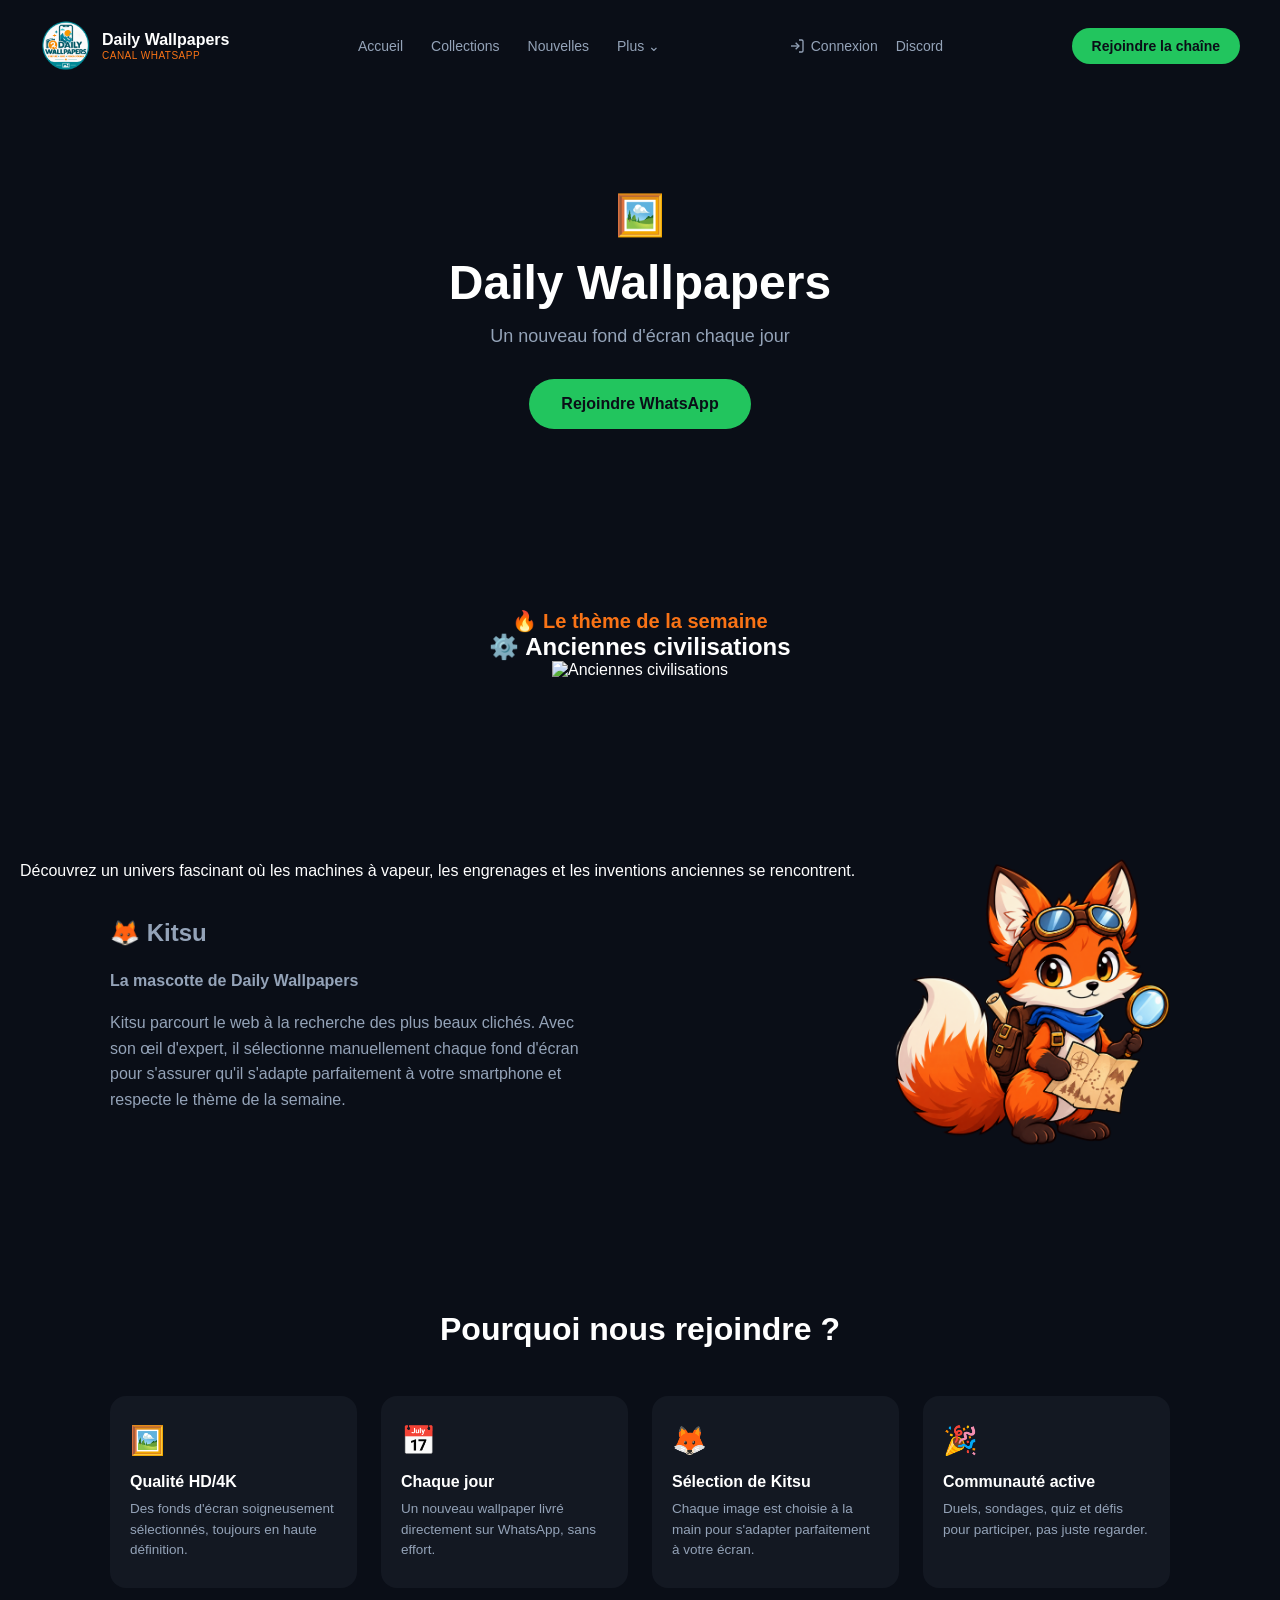
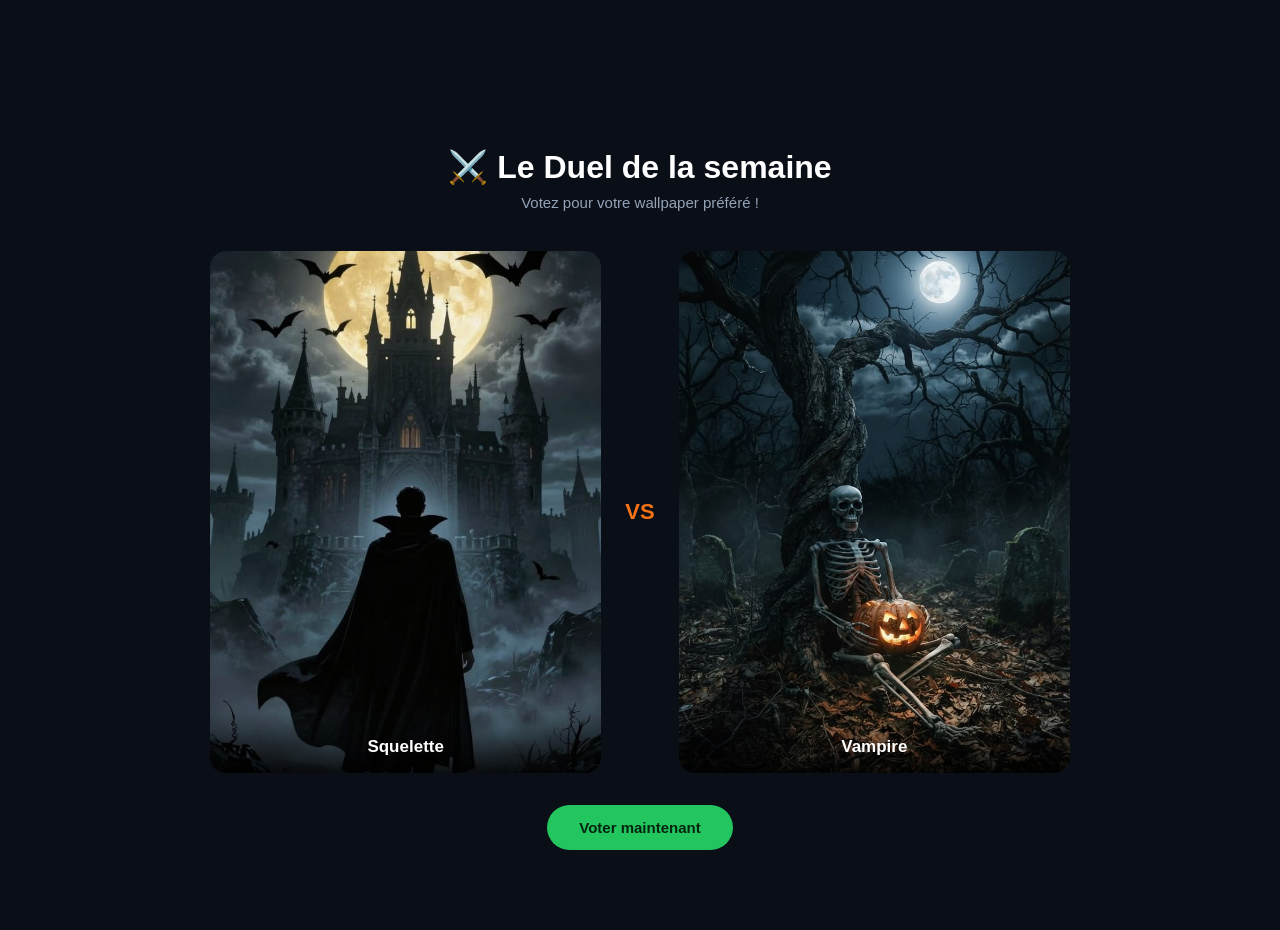
<file: index.html>
<!DOCTYPE html>
<html lang="fr">
<head>
  <meta charset="UTF-8">
<meta name="viewport" content="width=device-width, initial-scale=1.0">
  <title>Daily Wallpaper</title>
<link rel="icon" type="image/png" href="images/kitsu-icon.png">
<link rel="apple-touch-icon" href="images/kitsu-icon.png">
  <link rel="stylesheet" href="style.css">
<link rel="stylesheet" href="menu-mobile.css">
</head>
<body>

  <nav class="navbar">
    <div class="logo">
      <div class="logo-icon"><img src="images/logo.png" alt="Logo Daily Wallpaper"></div>
      <div class="logo-text">
        <span class="name">Daily Wallpapers</span>
        <span class="tag">CANAL WHATSAPP</span>
      </div>
    </div>
<button class="burger" id="burger" aria-label="Ouvrir le menu" aria-expanded="false">☰</button>
<div class="nav-panel">
    <div class="nav-links">
  <a href="index.html">Accueil</a>
  <a href="collections.html">Collections</a>
  <a href="nouvelles.html">Nouvelles</a>
  <div class="nav-dropdown">
  <a href="#">Plus <span class="arrow">⌄</span></a>
 <div class="dropdown-menu">
 <a href="culture.html">Culture</a>
<a href="quiz.html">Quiz</a>
<a href="avis.html">Donne ton avis</a>
  <a href="contact.html">Message anonyme</a>
  </div>
</div>
</div><div class="nav-extra">
  <a href="#" class="icon-link">
    <svg viewBox="0 0 24 24"><path d="M15 3h4a2 2 0 0 1 2 2v14a2 2 0 0 1-2 2h-4"/><path d="M10 17l5-5-5-5"/><path d="M15 12H3"/></svg>
    Connexion
  </a>
  <a href="#" class="icon-link">Discord</a>
</div>
    <a href="https://whatsapp.com/channel/0029VbCLrYOJ3juwuvAiIg3p" class="btn-join">Rejoindre la chaîne</a>
</div>
  </nav>

  <section class="hero">
    <span class="hero-icon">🖼️</span>
    <h1>Daily Wallpapers</h1>
    <p>Un nouveau fond d'écran chaque jour</p>
    <a href="https://whatsapp.com/channel/0029VbCLrYOJ3juwuvAiIg3p" class="btn-main">Rejoindre WhatsApp</a>
  </section>
  <section class="theme-section" id="theme-section"></section>
  <section class="kitsu-section">
    <div class="kitsu-text">
      <p class="kitsu-icon-title">🦊 Kitsu</p>
      <p class="kitsu-subtitle">La mascotte de Daily Wallpapers</p>
      <p>Kitsu parcourt le web à la recherche des plus beaux clichés. Avec son œil d'expert, il sélectionne manuellement chaque fond d'écran pour s'assurer qu'il s'adapte parfaitement à votre smartphone et respecte le thème de la semaine.</p>
    </div>
    <div class="kitsu-image">
      <img src="images/kitsu.png" alt="Kitsu, la mascotte de Daily Wallpaper">
    </div>
  </section>  <section class="why-section">
    <h2 class="why-title">Pourquoi nous rejoindre ?</h2>
    <div class="why-grid">
      <div class="why-card">
        <span class="why-icon">🖼️</span>
        <h3>Qualité HD/4K</h3>
        <p>Des fonds d'écran soigneusement sélectionnés, toujours en haute définition.</p>
      </div>
      <div class="why-card">
        <span class="why-icon">📅</span>
        <h3>Chaque jour</h3>
        <p>Un nouveau wallpaper livré directement sur WhatsApp, sans effort.</p>
      </div>
      <div class="why-card">
        <span class="why-icon">🦊</span>
        <h3>Sélection de Kitsu</h3>
        <p>Chaque image est choisie à la main pour s'adapter parfaitement à votre écran.</p>
      </div>
      <div class="why-card">
        <span class="why-icon">🎉</span>
        <h3>Communauté active</h3>
        <p>Duels, sondages, quiz et défis pour participer, pas juste regarder.</p>
      </div>
    </div>
  </section>  <section class="duel-section" id="duel-section"></section>
<script src="theme-data.js"></script>
<script src="duel-data.js"></script>
<script>
  // Remplit la section "Thème de la semaine" à partir de theme-data.js
  document.getElementById("theme-section").innerHTML = `
    <p class="theme-label">🔥 Le thème de la semaine</p>
    <h2 id="theme-title">${theme.emoji} ${theme.titre}</h2>
    <div ip="theme-image-wrap">
      <img id="${theme.image}" alt="${theme.titre}">
      <p class="theme-caption">${theme.legende}</p>
    </div>
  `;

  // Remplit la section "Duel" à partir de duel-data.js
  document.getElementById("duel-section").innerHTML = `
    <h2 class="duel-title">⚔️ Le Duel de la semaine</h2>
    <p class="duel-subtitle">Votez pour votre wallpaper préféré !</p>
    <div class="duel-versus">
      <div class="duel-option">
        <img src="${duel.option1.image}" alt="${duel.option1.nom}">
        <div class="duel-label">${duel.option1.nom}</div>
      </div>
      <span class="duel-vs">VS</span>
      <div class="duel-option">
        <img src="${duel.option2.image}" alt="${duel.option2.nom}">
        <div class="duel-label">${duel.option2.nom}</div>
      </div>
    </div>
    <a href="${duel.lienVote}" class="duel-vote-btn">Voter maintenant</a>
  `;
</script>
<script src="menu-mobile.js"></script>
  <script src="cms.js"></script>
</body>
</html>
</file>
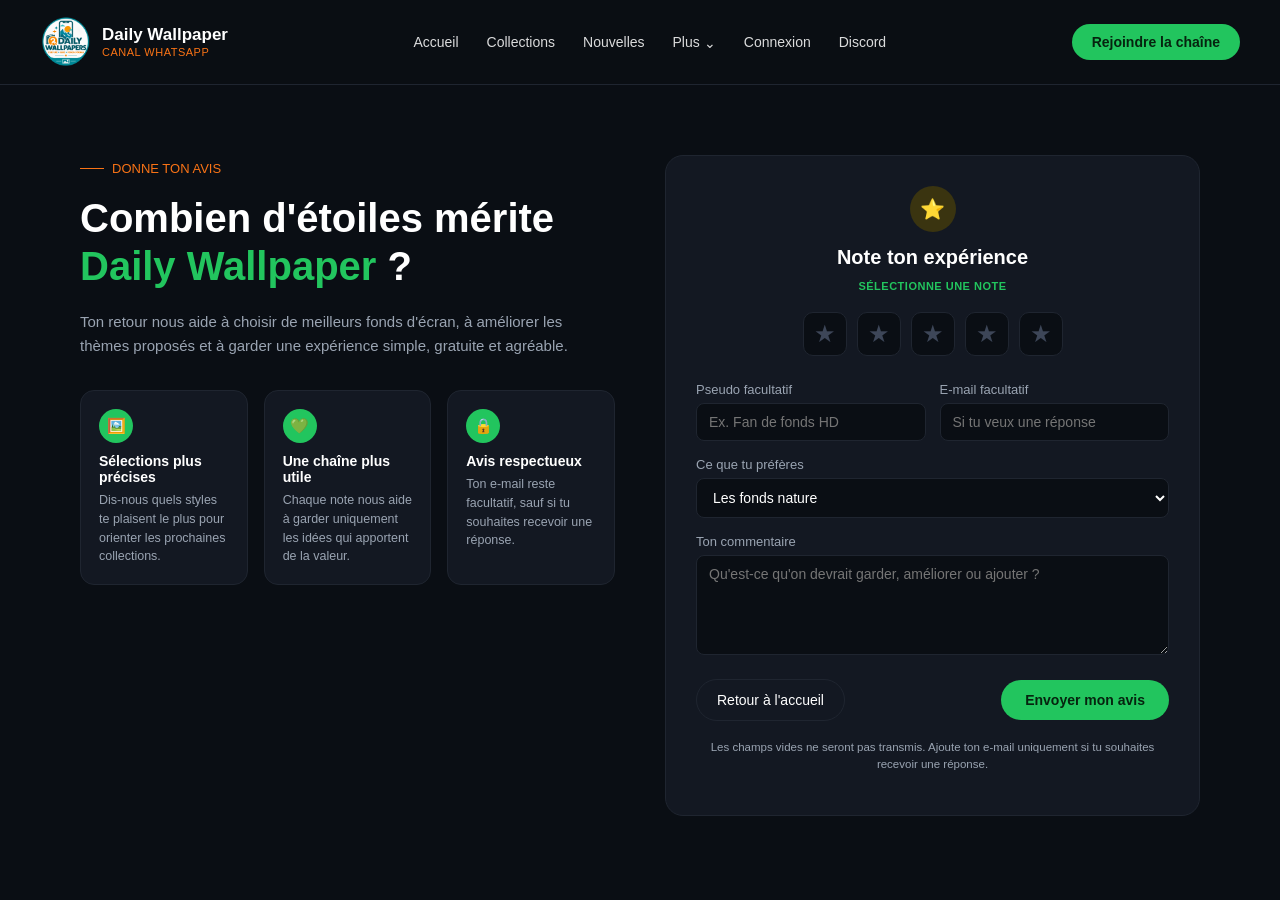
<file: avis.html>
<!DOCTYPE html>
<html lang="fr">
<head>
<meta charset="UTF-8">
<meta name="viewport" content="width=device-width, initial-scale=1.0">
<title>Donne ton avis — Daily Wallpaper</title>

<style>
  :root {
    --bg: #0a0e14;
    --bg-header: #0a0e14ee;
    --card-bg: #131822;
    --text-light: #ffffff;
    --text-muted: #9aa4b2;
    --accent: #F97316;
    --accent-action: #22c55e;
    --border: #1f2530;
    --star: #FACC15;
  }

  * { box-sizing: border-box; }

  body {
    margin: 0;
    background: var(--bg);
    color: var(--text-light);
    font-family: -apple-system, "Segoe UI", Roboto, Helvetica, Arial, sans-serif;
  }

  header {
    display: flex;
    align-items: center;
    justify-content: space-between;
    padding: 16px 40px;
    background: var(--bg-header);
    border-bottom: 1px solid var(--border);
    position: sticky;
    top: 0;
    z-index: 10;
  }

  .logo { display: flex; align-items: center; gap: 10px; }
  .logo-icon { width: 52px; height: 52px; border-radius: 50%; overflow: hidden; display: flex; align-items: center; justify-content: center; }
  .logo-icon img { width: 100%; height: 100%; object-fit: cover; }
  .logo-text { line-height: 1.2; }
  .logo-text .name { font-weight: 700; font-size: 17px; }
  .logo-text .sub { font-size: 11px; color: var(--accent); letter-spacing: 0.5px; }

  nav { display: flex; align-items: center; gap: 28px; }
  nav a { color: var(--text-light); text-decoration: none; font-size: 14px; opacity: 0.85; }
  nav a.active, nav a:hover { opacity: 1; color: var(--accent); }

  .nav-dropdown { position: relative; padding-bottom: 14px; margin-bottom: -14px; }
  .nav-dropdown > a { display: flex; align-items: center; gap: 4px; }
  .dropdown-menu {
    position: absolute; top: 100%; left: 0;
    background: var(--card-bg); border: 1px solid var(--border);
    border-radius: 10px; padding: 8px; min-width: 160px;
    display: none; flex-direction: column; gap: 2px;
  }
  .nav-dropdown:hover .dropdown-menu { display: flex; }
  .dropdown-menu a { color: var(--text-muted); text-decoration: none; font-size: 14px; padding: 8px 12px; border-radius: 6px; white-space: nowrap; }
  .dropdown-menu a:hover { background: #1a2030; color: var(--text-light); }
  .arrow { position: relative; top: 1px; }

  .cta-button {
    background: var(--accent-action);
    color: #06240f;
    padding: 10px 20px;
    border-radius: 999px;
    text-decoration: none;
    font-weight: 600;
    font-size: 14px;
  }

  /* --- Contenu principal : 2 colonnes --- */
  .avis-wrap {
    display: grid;
    grid-template-columns: 1fr 1fr;
    gap: 50px;
    max-width: 1200px;
    margin: 0 auto;
    padding: 70px 40px;
    align-items: start;
  }

  .eyebrow {
    color: var(--accent);
    font-size: 13px;
    display: inline-flex;
    align-items: center;
    gap: 8px;
    margin-bottom: 18px;
  }
  .eyebrow::before { content: ""; width: 24px; height: 1px; background: var(--accent); display: inline-block; }

  .avis-left h1 { font-size: 40px; line-height: 1.2; margin: 0 0 20px; }
  .avis-left h1 .accent { color: var(--accent-action); }
  .avis-left p { color: var(--text-muted); font-size: 15px; line-height: 1.6; margin-bottom: 32px; }

  .perks { display: grid; grid-template-columns: repeat(3, 1fr); gap: 16px; }
  .perk { background: var(--card-bg); border: 1px solid var(--border); border-radius: 14px; padding: 18px; }
  .perk-icon {
    width: 34px; height: 34px;
    background: var(--accent-action);
    border-radius: 50%;
    display: flex; align-items: center; justify-content: center;
    font-size: 15px; margin-bottom: 10px;
  }
  .perk h3 { font-size: 14px; margin: 0 0 6px; }
  .perk p { font-size: 12.5px; color: var(--text-muted); margin: 0; line-height: 1.5; }

  /* --- Formulaire --- */
  .avis-form {
    background: var(--card-bg);
    border: 1px solid var(--border);
    border-radius: 18px;
    padding: 30px;
    text-align: center;
  }

  .form-icon {
    width: 46px; height: 46px;
    background: #3a3410;
    border-radius: 50%;
    display: flex; align-items: center; justify-content: center;
    font-size: 20px;
    margin: 0 auto 14px;
  }

  .avis-form h2 { font-size: 20px; margin: 0 0 4px; }
  .form-note { color: var(--accent-action); font-size: 11px; font-weight: 700; letter-spacing: 0.5px; margin-bottom: 20px; }

  /* --- Étoiles --- */
  .stars {
    display: flex;
    justify-content: center;
    gap: 10px;
    margin-bottom: 26px;
  }

  .star-btn {
    width: 44px;
    height: 44px;
    background: var(--bg);
    border: 1px solid var(--border);
    border-radius: 10px;
    font-size: 24px;
    color: #3d4658;
    cursor: pointer;
    line-height: 1;
    padding: 0;
    transition: color 0.15s, transform 0.15s;
  }

  .star-btn.filled { color: var(--star); }
  .star-btn:hover { transform: scale(1.08); }

  .form-row { display: grid; grid-template-columns: 1fr 1fr; gap: 14px; margin-bottom: 16px; }
  .form-group { text-align: left; }
  .form-group label { display: block; font-size: 13px; margin-bottom: 6px; color: var(--text-muted); }

  .form-group input,
  .form-group select,
  .form-group textarea {
    width: 100%;
    background: var(--bg);
    border: 1px solid var(--border);
    border-radius: 8px;
    padding: 10px 12px;
    color: var(--text-light);
    font-size: 14px;
    font-family: inherit;
  }

  .form-group textarea { resize: vertical; min-height: 100px; }

  .form-actions { display: flex; justify-content: space-between; align-items: center; margin-top: 20px; }

  .btn-secondary {
    background: transparent;
    border: 1px solid var(--border);
    color: var(--text-light);
    padding: 12px 20px;
    border-radius: 999px;
    font-size: 14px;
    text-decoration: none;
    cursor: pointer;
  }

  .btn-submit {
    background: var(--accent-action);
    color: #06240f;
    border: none;
    padding: 12px 24px;
    border-radius: 999px;
    font-size: 14px;
    font-weight: 700;
    cursor: pointer;
  }

  .form-message { display: none; font-size: 14px; margin-top: 16px; }
  .form-message.success { color: var(--accent-action); }
  .form-message.error { color: #f87171; }

  .form-footer-note { color: var(--text-muted); font-size: 11.5px; margin-top: 18px; line-height: 1.5; }

  @media (max-width: 900px) {
    .avis-wrap { grid-template-columns: 1fr; }
    .perks { grid-template-columns: 1fr; }
    nav { display: none; }
    header { padding: 14px 20px; }
  }
</style>
</head>
<body>

  <header>
    <div class="logo">
      <div class="logo-icon"><img src="images/logo.png" alt="Logo Daily Wallpaper"></div>
      <div class="logo-text">
        <div class="name">Daily Wallpaper</div>
        <div class="sub">CANAL WHATSAPP</div>
      </div>
    </div>
    <nav>
      <a href="index.html">Accueil</a>
      <a href="collections.html">Collections</a>
      <a href="nouvelles.html">Nouvelles</a>
      <div class="nav-dropdown">
        <a href="#">Plus <span class="arrow">⌄</span></a>
        <div class="dropdown-menu">
          <a href="culture.html">Culture</a>
          <a href="quiz.html">Quiz</a>
          <a href="avis.html">Donne ton avis</a>
          <a href="contact.html">Message anonyme</a>
        </div>
      </div>
      <a href="#">Connexion</a>
      <a href="#">Discord</a>
    </nav>
    <a class="cta-button" href="https://whatsapp.com/channel/0029VbCLrYOJ3juwuvAiIg3p">Rejoindre la chaîne</a>
  </header>

  <div class="avis-wrap">
    <div class="avis-left">
      <div class="eyebrow">DONNE TON AVIS</div>
      <h1>Combien d'étoiles mérite <span class="accent">Daily Wallpaper</span> ?</h1>
      <p>Ton retour nous aide à choisir de meilleurs fonds d'écran, à améliorer les thèmes proposés et à garder une expérience simple, gratuite et agréable.</p>

      <div class="perks">
        <div class="perk">
          <div class="perk-icon">🖼️</div>
          <h3>Sélections plus précises</h3>
          <p>Dis-nous quels styles te plaisent le plus pour orienter les prochaines collections.</p>
        </div>
        <div class="perk">
          <div class="perk-icon">💚</div>
          <h3>Une chaîne plus utile</h3>
          <p>Chaque note nous aide à garder uniquement les idées qui apportent de la valeur.</p>
        </div>
        <div class="perk">
          <div class="perk-icon">🔒</div>
          <h3>Avis respectueux</h3>
          <p>Ton e-mail reste facultatif, sauf si tu souhaites recevoir une réponse.</p>
        </div>
      </div>
    </div>

    <form class="avis-form" id="avis-form">
      <div class="form-icon">⭐</div>
      <h2>Note ton expérience</h2>
      <p class="form-note">SÉLECTIONNE UNE NOTE</p>

      <div class="stars" id="stars">
        <button type="button" class="star-btn" data-value="1" aria-label="1 étoile">★</button>
        <button type="button" class="star-btn" data-value="2" aria-label="2 étoiles">★</button>
        <button type="button" class="star-btn" data-value="3" aria-label="3 étoiles">★</button>
        <button type="button" class="star-btn" data-value="4" aria-label="4 étoiles">★</button>
        <button type="button" class="star-btn" data-value="5" aria-label="5 étoiles">★</button>
      </div>

      <input type="hidden" name="note" id="note-input" value="">

      <div class="form-row">
        <div class="form-group">
          <label for="pseudo">Pseudo facultatif</label>
          <input type="text" id="pseudo" name="pseudo" placeholder="Ex. Fan de fonds HD">
        </div>
        <div class="form-group">
          <label for="email">E-mail facultatif</label>
          <input type="email" id="email" name="email" placeholder="Si tu veux une réponse">
        </div>
      </div>

      <div class="form-group" style="margin-bottom:16px">
        <label for="prefere">Ce que tu préfères</label>
        <select id="prefere" name="prefere">
          <option>Les fonds nature</option>
          <option>Les fonds jeux vidéo et manga</option>
          <option>Les fonds minimalistes</option>
          <option>Les fonds fantasy et épiques</option>
          <option>Les duels et sondages</option>
          <option>Autre</option>
        </select>
      </div>

      <div class="form-group">
        <label for="commentaire">Ton commentaire</label>
        <textarea id="commentaire" name="commentaire" placeholder="Qu'est-ce qu'on devrait garder, améliorer ou ajouter ?"></textarea>
      </div>

      <div class="form-actions">
        <a href="index.html" class="btn-secondary">Retour à l'accueil</a>
        <button type="submit" class="btn-submit">Envoyer mon avis</button>
      </div>

      <p class="form-message error" id="form-error">Choisis d'abord une note en cliquant sur une étoile ⭐</p>
      <p class="form-message success" id="form-success">Merci pour ton avis ! 🎉</p>
      <p class="form-footer-note">Les champs vides ne seront pas transmis. Ajoute ton e-mail uniquement si tu souhaites recevoir une réponse.</p>
    </form>
  </div>

  <script>
    const form = document.getElementById("avis-form");
    const stars = document.querySelectorAll(".star-btn");
    const noteInput = document.getElementById("note-input");
    const errorMsg = document.getElementById("form-error");
    const successMsg = document.getElementById("form-success");

    // Allume les étoiles de la 1ère jusqu'à la n-ième
    function paintStars(n) {
      stars.forEach(star => {
        star.classList.toggle("filled", Number(star.dataset.value) <= n);
      });
    }

    stars.forEach(star => {
      // Au clic : on mémorise la note choisie
      star.addEventListener("click", () => {
        noteInput.value = star.dataset.value;
        paintStars(Number(star.dataset.value));
        errorMsg.style.display = "none";
      });

      // Au survol : aperçu temporaire
      star.addEventListener("mouseenter", () => paintStars(Number(star.dataset.value)));
    });

    // Quand la souris quitte la zone des étoiles : on remet la note choisie
    document.getElementById("stars").addEventListener("mouseleave", () => {
      paintStars(Number(noteInput.value) || 0);
    });

    form.addEventListener("submit", function (e) {
      e.preventDefault();
      successMsg.style.display = "none";

      // On refuse l'envoi tant qu'aucune note n'est choisie
      if (!noteInput.value) {
        errorMsg.style.display = "block";
        return;
      }

      fetch("https://formspree.io/f/xqpedwaz", {
        method: "POST",
        body: new FormData(form),
        headers: { "Accept": "application/json" }
      }).then(response => {
        if (response.ok) {
          form.reset();
          noteInput.value = "";
          paintStars(0);
          successMsg.style.display = "block";
        } else {
          alert("Une erreur est survenue, réessaie dans un instant.");
        }
      });
    });
  </script>

</body>
</html>
</file>
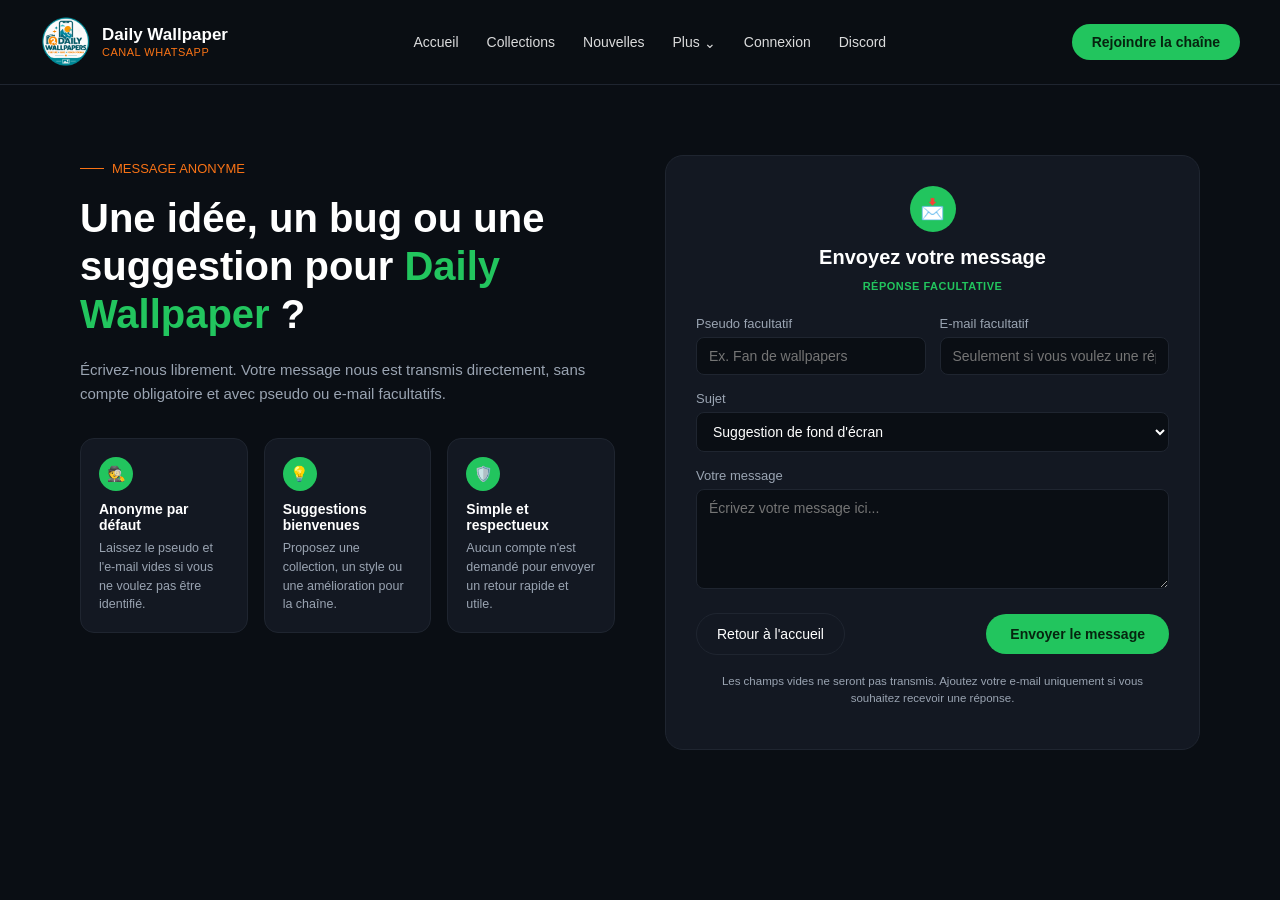
<file: contact.html>
<!DOCTYPE html>
<html lang="fr">
<head>
<meta charset="UTF-8">
<meta name="viewport" content="width=device-width, initial-scale=1.0">
<title>Contact — Daily Wallpaper</title>
<link rel="icon" type="image/png" href="images/kitsu-icon.png">
<link rel="apple-touch-icon" href="images/kitsu-icon.png">
<style>
  :root {
    --bg: #0a0e14;
    --bg-header: #0a0e14ee;
    --card-bg: #131822;
    --text-light: #ffffff;
    --text-muted: #9aa4b2;
    --accent: #F97316;
    --accent-action: #22c55e;
    --border: #1f2530;
  }

  * { box-sizing: border-box; }

  body {
    margin: 0;
    background: var(--bg);
    color: var(--text-light);
    font-family: -apple-system, "Segoe UI", Roboto, Helvetica, Arial, sans-serif;
  }

  header {
    display: flex;
    align-items: center;
    justify-content: space-between;
    padding: 16px 40px;
    background: var(--bg-header);
    border-bottom: 1px solid var(--border);
    position: sticky;
    top: 0;
    z-index: 10;
  }

  .logo { display: flex; align-items: center; gap: 10px; }
  .logo-icon { width: 52px; height: 52px; border-radius: 50%; overflow: hidden; display: flex; align-items: center; justify-content: center; }
  .logo-icon img { width: 100%; height: 100%; object-fit: cover; }
  .logo-text { line-height: 1.2; }
  .logo-text .name { font-weight: 700; font-size: 17px; }
  .logo-text .sub { font-size: 11px; color: var(--accent); letter-spacing: 0.5px; }

  nav { display: flex; align-items: center; gap: 28px; }
  nav a { color: var(--text-light); text-decoration: none; font-size: 14px; opacity: 0.85; }
  nav a.active, nav a:hover { opacity: 1; color: var(--accent); }

  .nav-dropdown { position: relative; padding-bottom: 14px; margin-bottom: -14px; }
  .nav-dropdown > a { display: flex; align-items: center; gap: 4px; }
  .dropdown-menu {
    position: absolute; top: 100%; left: 0;
    background: var(--card-bg); border: 1px solid var(--border);
    border-radius: 10px; padding: 8px; min-width: 160px;
    display: none; flex-direction: column; gap: 2px;
  }
  .nav-dropdown:hover .dropdown-menu { display: flex; }
  .dropdown-menu a { color: var(--text-muted); text-decoration: none; font-size: 14px; padding: 8px 12px; border-radius: 6px; }
  .dropdown-menu a:hover { background: #1a2030; color: var(--text-light); }
  .arrow { position: relative; top: 1px; }

  .cta-button {
    background: var(--accent-action);
    color: #06240f;
    padding: 10px 20px;
    border-radius: 999px;
    text-decoration: none;
    font-weight: 600;
    font-size: 14px;
  }

  /* --- Contenu principal : 2 colonnes --- */
  .contact-wrap {
    display: grid;
    grid-template-columns: 1fr 1fr;
    gap: 50px;
    max-width: 1200px;
    margin: 0 auto;
    padding: 70px 40px;
    align-items: start;
  }

  .eyebrow {
    color: var(--accent);
    font-size: 13px;
    display: inline-flex;
    align-items: center;
    gap: 8px;
    margin-bottom: 18px;
  }
  .eyebrow::before { content: ""; width: 24px; height: 1px; background: var(--accent); display: inline-block; }

  .contact-left h1 {
    font-size: 40px;
    line-height: 1.2;
    margin: 0 0 20px;
  }

  .contact-left h1 .accent { color: var(--accent-action); }

  .contact-left p {
    color: var(--text-muted);
    font-size: 15px;
    line-height: 1.6;
    margin-bottom: 32px;
  }

  .perks {
    display: grid;
    grid-template-columns: repeat(3, 1fr);
    gap: 16px;
  }

  .perk {
    background: var(--card-bg);
    border: 1px solid var(--border);
    border-radius: 14px;
    padding: 18px;
  }

  .perk-icon {
    width: 34px;
    height: 34px;
    background: var(--accent-action);
    border-radius: 50%;
    display: flex;
    align-items: center;
    justify-content: center;
    font-size: 15px;
    margin-bottom: 10px;
  }

  .perk h3 { font-size: 14px; margin: 0 0 6px; }
  .perk p { font-size: 12.5px; color: var(--text-muted); margin: 0; line-height: 1.5; }

  /* --- Formulaire --- */
  .contact-form {
    background: var(--card-bg);
    border: 1px solid var(--border);
    border-radius: 18px;
    padding: 30px;
    text-align: center;
  }

  .form-icon {
    width: 46px;
    height: 46px;
    background: var(--accent-action);
    border-radius: 50%;
    display: flex;
    align-items: center;
    justify-content: center;
    font-size: 20px;
    margin: 0 auto 14px;
  }

  .contact-form h2 { font-size: 20px; margin: 0 0 4px; }
  .form-note { color: var(--accent-action); font-size: 11px; font-weight: 700; letter-spacing: 0.5px; margin-bottom: 24px; }

  .form-row { display: grid; grid-template-columns: 1fr 1fr; gap: 14px; margin-bottom: 16px; }
  .form-group { text-align: left; }
  .form-group label { display: block; font-size: 13px; margin-bottom: 6px; color: var(--text-muted); }

  .form-group input,
  .form-group select,
  .form-group textarea {
    width: 100%;
    background: var(--bg);
    border: 1px solid var(--border);
    border-radius: 8px;
    padding: 10px 12px;
    color: var(--text-light);
    font-size: 14px;
    font-family: inherit;
  }

  .form-group textarea { resize: vertical; min-height: 100px; }

  .form-actions {
    display: flex;
    justify-content: space-between;
    align-items: center;
    margin-top: 20px;
  }

  .btn-secondary {
    background: transparent;
    border: 1px solid var(--border);
    color: var(--text-light);
    padding: 12px 20px;
    border-radius: 999px;
    font-size: 14px;
    text-decoration: none;
    cursor: pointer;
  }

  .btn-submit {
    background: var(--accent-action);
    color: #06240f;
    border: none;
    padding: 12px 24px;
    border-radius: 999px;
    font-size: 14px;
    font-weight: 700;
    cursor: pointer;
  }

  .form-footer-note {
    color: var(--text-muted);
    font-size: 11.5px;
    margin-top: 18px;
    line-height: 1.5;
  }

  .form-success {
    display: none;
    color: var(--accent-action);
    font-size: 14px;
    margin-top: 16px;
  }

  @media (max-width: 900px) {
    .contact-wrap { grid-template-columns: 1fr; }
    .perks { grid-template-columns: 1fr; }
    nav { display: none; }
    header { padding: 14px 20px; }
  }
</style>
</head>
<body>

  <header>
    <div class="logo">
      <div class="logo-icon"><img src="images/logo.png" alt="Logo Daily Wallpaper"></div>
      <div class="logo-text">
        <div class="name">Daily Wallpaper</div>
        <div class="sub">CANAL WHATSAPP</div>
      </div>
    </div>
    <nav>
      <a href="index.html">Accueil</a>
      <a href="collections.html">Collections</a>
      <a href="nouvelles.html">Nouvelles</a>
      <div class="nav-dropdown">
        <a href="#">Plus <span class="arrow">⌄</span></a>
        <div class="dropdown-menu">
          <a href="culture.html">Culture</a>
          <a href="quiz.html">Quiz</a>
<a href="avis.html">Donne ton avis</a>
          <a href="contact.html">Message anonyme</a>
        </div>
      </div>
      <a href="#">Connexion</a>
      <a href="#">Discord</a>
    </nav>
    <a class="cta-button" href="https://whatsapp.com/channel/0029VbCLrYOJ3juwuvAiIg3p">Rejoindre la chaîne</a>
  </header>

  <div class="contact-wrap">
    <div class="contact-left">
      <div class="eyebrow">MESSAGE ANONYME</div>
      <h1>Une idée, un bug ou une suggestion pour <span class="accent">Daily Wallpaper</span> ?</h1>
      <p>Écrivez-nous librement. Votre message nous est transmis directement, sans compte obligatoire et avec pseudo ou e-mail facultatifs.</p>

      <div class="perks">
        <div class="perk">
          <div class="perk-icon">🕵️</div>
          <h3>Anonyme par défaut</h3>
          <p>Laissez le pseudo et l'e-mail vides si vous ne voulez pas être identifié.</p>
        </div>
        <div class="perk">
          <div class="perk-icon">💡</div>
          <h3>Suggestions bienvenues</h3>
          <p>Proposez une collection, un style ou une amélioration pour la chaîne.</p>
        </div>
        <div class="perk">
          <div class="perk-icon">🛡️</div>
          <h3>Simple et respectueux</h3>
          <p>Aucun compte n'est demandé pour envoyer un retour rapide et utile.</p>
        </div>
      </div>
    </div>

    <form class="contact-form" id="contact-form">
      <div class="form-icon">📩</div>
      <h2>Envoyez votre message</h2>
      <p class="form-note">RÉPONSE FACULTATIVE</p>

      <div class="form-row">
        <div class="form-group">
          <label for="pseudo">Pseudo facultatif</label>
          <input type="text" id="pseudo" name="pseudo" placeholder="Ex. Fan de wallpapers">
        </div>
        <div class="form-group">
          <label for="email">E-mail facultatif</label>
          <input type="email" id="email" name="email" placeholder="Seulement si vous voulez une réponse">
        </div>
      </div>

      <div class="form-group" style="margin-bottom:16px">
        <label for="sujet">Sujet</label>
        <select id="sujet" name="sujet">
          <option>Suggestion de fond d'écran</option>
          <option>Signaler un bug</option>
          <option>Idée pour la chaîne</option>
          <option>Autre</option>
        </select>
      </div>

      <div class="form-group">
        <label for="message">Votre message</label>
        <textarea id="message" name="message" placeholder="Écrivez votre message ici..." required></textarea>
      </div>

      <div class="form-actions">
        <a href="index.html" class="btn-secondary">Retour à l'accueil</a>
        <button type="submit" class="btn-submit">Envoyer le message</button>
      </div>

      <p class="form-success" id="form-success">Merci ! Votre message a bien été envoyé. 🎉</p>
      <p class="form-footer-note">Les champs vides ne seront pas transmis. Ajoutez votre e-mail uniquement si vous souhaitez recevoir une réponse.</p>
    </form>
  </div>

  <script>
    const form = document.getElementById("contact-form");
    const success = document.getElementById("form-success");

    form.addEventListener("submit", function (e) {
      e.preventDefault();
      const data = new FormData(form);

      fetch("https://formspree.io/f/mgaegjlo", {
        method: "POST",
        body: data,
        headers: { "Accept": "application/json" }
      }).then(response => {
        if (response.ok) {
          form.reset();
          success.style.display = "block";
        } else {
          alert("Une erreur est survenue, réessaie dans un instant.");
        }
      });
    });
  </script>

</body>
</html>
</file>
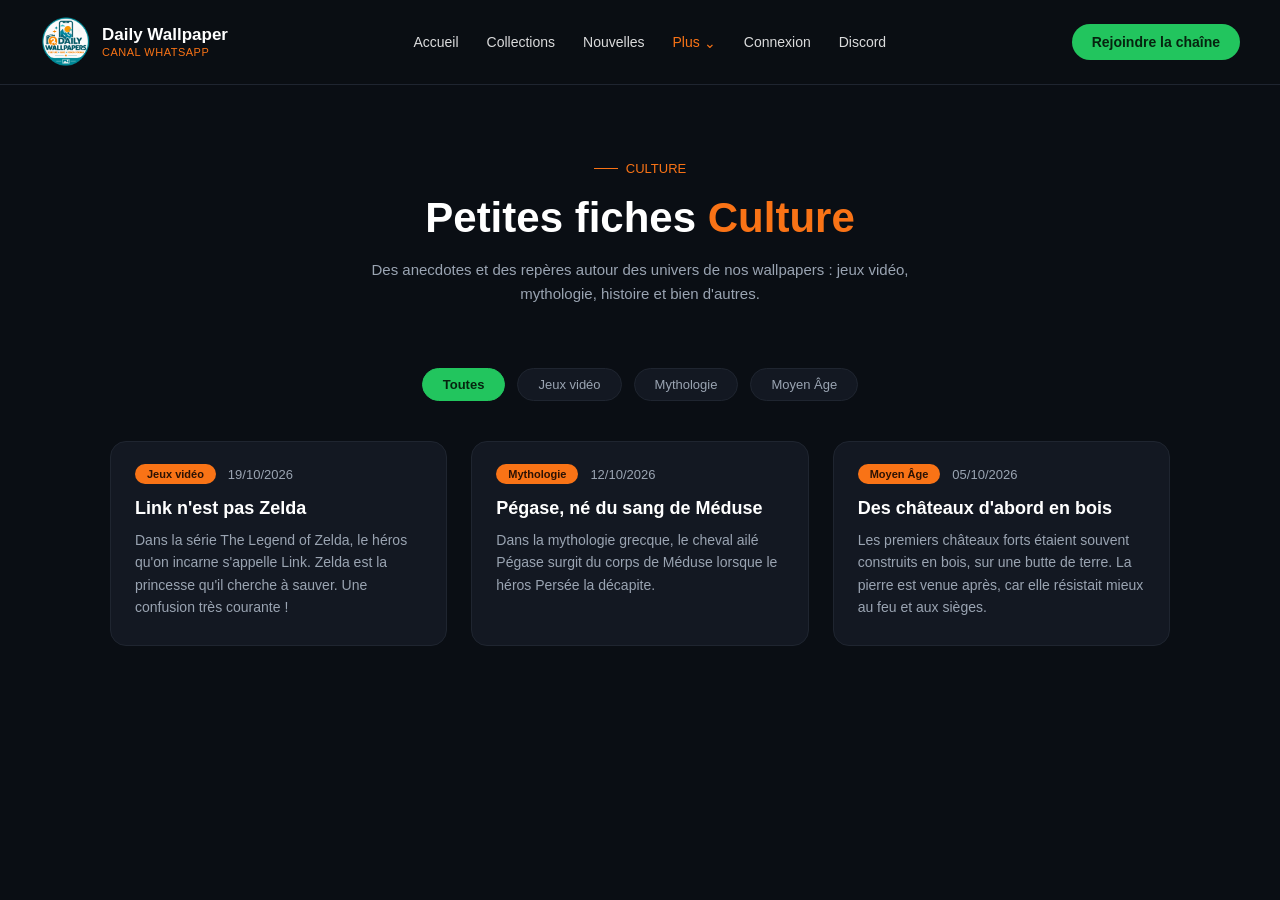
<file: culture.html>
<!DOCTYPE html>
<html lang="fr">
<head>
<meta charset="UTF-8">
<meta name="viewport" content="width=device-width, initial-scale=1.0">
<title>Culture — Daily Wallpaper</title>
<link rel="icon" type="image/png" href="images/kitsu-icon.png">
<link rel="apple-touch-icon" href="images/kitsu-icon.png">
<style>
  :root {
    --bg: #0a0e14;
    --bg-header: #0a0e14ee;
    --card-bg: #131822;
    --text-light: #ffffff;
    --text-muted: #9aa4b2;
    --accent: #F97316;
    --accent-action: #22c55e;
    --border: #1f2530;
  }

  * { box-sizing: border-box; }

  body {
    margin: 0;
    background: var(--bg);
    color: var(--text-light);
    font-family: -apple-system, "Segoe UI", Roboto, Helvetica, Arial, sans-serif;
  }

  header {
    display: flex;
    align-items: center;
    justify-content: space-between;
    padding: 16px 40px;
    background: var(--bg-header);
    border-bottom: 1px solid var(--border);
    position: sticky;
    top: 0;
    z-index: 10;
  }

  .logo { display: flex; align-items: center; gap: 10px; }
  .logo-icon { width: 52px; height: 52px; border-radius: 50%; overflow: hidden; display: flex; align-items: center; justify-content: center; }
  .logo-icon img { width: 100%; height: 100%; object-fit: cover; }
  .logo-text { line-height: 1.2; }
  .logo-text .name { font-weight: 700; font-size: 17px; }
  .logo-text .sub { font-size: 11px; color: var(--accent); letter-spacing: 0.5px; }

  nav { display: flex; align-items: center; gap: 28px; }
  nav a { color: var(--text-light); text-decoration: none; font-size: 14px; opacity: 0.85; }
  nav a.active, nav a:hover { opacity: 1; color: var(--accent); }

  .nav-dropdown { position: relative; padding-bottom: 14px; margin-bottom: -14px; }
  .nav-dropdown > a { display: flex; align-items: center; gap: 4px; }
  .dropdown-menu {
    position: absolute; top: 100%; left: 0;
    background: var(--card-bg); border: 1px solid var(--border);
    border-radius: 10px; padding: 8px; min-width: 160px;
    display: none; flex-direction: column; gap: 2px;
  }
  .nav-dropdown:hover .dropdown-menu { display: flex; }
  .dropdown-menu a { color: var(--text-muted); text-decoration: none; font-size: 14px; padding: 8px 12px; border-radius: 6px; white-space: nowrap; }
  .dropdown-menu a:hover { background: #1a2030; color: var(--text-light); }
  .arrow { position: relative; top: 1px; }

  .cta-button {
    background: var(--accent-action);
    color: #06240f;
    padding: 10px 20px;
    border-radius: 999px;
    text-decoration: none;
    font-weight: 600;
    font-size: 14px;
  }

  .hero { text-align: center; padding: 70px 20px 30px; }

  .eyebrow {
    color: var(--accent);
    font-size: 13px;
    display: inline-flex;
    align-items: center;
    gap: 8px;
    margin-bottom: 18px;
  }
  .eyebrow::before { content: ""; width: 24px; height: 1px; background: var(--accent); display: inline-block; }

  .hero h1 { font-size: 42px; margin: 0 0 16px; }
  .hero h1 .accent { color: var(--accent); }
  .hero p { max-width: 560px; margin: 0 auto; color: var(--text-muted); font-size: 15px; line-height: 1.6; }

  /* --- Filtres (créés automatiquement par le script) --- */
  .filters {
    display: flex;
    justify-content: center;
    flex-wrap: wrap;
    gap: 12px;
    margin: 32px 20px 40px;
  }

  .filter-btn {
    background: var(--card-bg);
    color: var(--text-muted);
    border: 1px solid var(--border);
    padding: 8px 20px;
    border-radius: 999px;
    font-size: 13px;
    cursor: pointer;
  }

  .filter-btn.active {
    background: var(--accent-action);
    color: #06240f;
    border-color: var(--accent-action);
    font-weight: 600;
  }

  /* --- Grille de fiches --- */
  .culture-grid {
    max-width: 1100px;
    margin: 0 auto;
    padding: 0 20px 80px;
    display: grid;
    grid-template-columns: repeat(3, 1fr);
    gap: 24px;
  }

  .culture-card {
    background: var(--card-bg);
    border: 1px solid var(--border);
    border-radius: 16px;
    overflow: hidden;
    display: flex;
    flex-direction: column;
  }

  .culture-card img {
    width: 100%;
    aspect-ratio: 16 / 9;
    object-fit: cover;
    display: block;
  }

  .culture-body { padding: 22px 24px 26px; }

  .culture-meta { display: flex; align-items: center; gap: 12px; margin-bottom: 14px; }

  .culture-badge {
    background: var(--accent);
    color: #2b1204;
    font-size: 11px;
    font-weight: 700;
    padding: 4px 12px;
    border-radius: 999px;
  }

  .culture-date { color: var(--text-muted); font-size: 13px; }

  .culture-card h3 { font-size: 18px; margin: 0 0 10px; }
  .culture-card p { color: var(--text-muted); font-size: 14px; line-height: 1.6; margin: 0; }

  @media (max-width: 900px) {
    .culture-grid { grid-template-columns: repeat(2, 1fr); }
    nav { display: none; }
    header { padding: 14px 20px; }
    .hero h1 { font-size: 30px; }
  }

  @media (max-width: 600px) {
    .culture-grid { grid-template-columns: 1fr; }
  }
</style>
</head>
<body>

  <header>
    <div class="logo">
      <div class="logo-icon"><img src="images/logo.png" alt="Logo Daily Wallpaper"></div>
      <div class="logo-text">
        <div class="name">Daily Wallpaper</div>
        <div class="sub">CANAL WHATSAPP</div>
      </div>
    </div>
    <nav>
      <a href="index.html">Accueil</a>
      <a href="collections.html">Collections</a>
      <a href="nouvelles.html">Nouvelles</a>
      <div class="nav-dropdown">
        <a href="#" class="active">Plus <span class="arrow">⌄</span></a>
        <div class="dropdown-menu">
          <a href="culture.html">Culture</a>
          <a href="#">Quiz</a>
          <a href="avis.html">Donne ton avis</a>
          <a href="contact.html">Message anonyme</a>
        </div>
      </div>
      <a href="#">Connexion</a>
      <a href="#">Discord</a>
    </nav>
    <a class="cta-button" href="https://whatsapp.com/channel/0029VbCLrYOJ3juwuvAiIg3p">Rejoindre la chaîne</a>
  </header>

  <section class="hero">
    <div class="eyebrow">CULTURE</div>
    <h1>Petites fiches <span class="accent">Culture</span></h1>
    <p>Des anecdotes et des repères autour des univers de nos wallpapers : jeux vidéo, mythologie, histoire et bien d'autres.</p>
  </section>

  <!-- Les boutons de filtre et les fiches sont créés par le script ci-dessous -->
  <div class="filters" id="filters"></div>
  <div class="culture-grid" id="culture-grid"></div>

  <script src="culture-data.js"></script>
  <script>
    const filtersBox = document.getElementById("filters");
    const grid = document.getElementById("culture-grid");

    // On ne garde que les fiches visibles
    const visibles = fiches.filter(f => f.visible);

    // La liste des thèmes, sans doublon, précédée de "Toutes"
    const themes = ["Toutes", ...new Set(visibles.map(f => f.theme))];
    let currentFilter = "Toutes";

    function render() {
      grid.innerHTML = "";
      visibles
        .filter(f => currentFilter === "Toutes" || f.theme === currentFilter)
        .forEach(f => {
          const card = document.createElement("article");
          card.className = "culture-card";
          card.innerHTML = `
            ${f.image ? `<img src="${f.image}" alt="${f.titre}">` : ""}
            <div class="culture-body">
              <div class="culture-meta">
                <span class="culture-badge">${f.theme}</span>
                <span class="culture-date">${f.date}</span>
              </div>
              <h3>${f.titre}</h3>
              <p>${f.texte}</p>
            </div>
          `;
          grid.appendChild(card);
        });
    }

    // Création d'un bouton par thème
    themes.forEach(theme => {
      const btn = document.createElement("button");
      btn.className = "filter-btn" + (theme === currentFilter ? " active" : "");
      btn.textContent = theme;
      btn.addEventListener("click", () => {
        currentFilter = theme;
        document.querySelectorAll(".filter-btn").forEach(b => b.classList.remove("active"));
        btn.classList.add("active");
        render();
      });
      filtersBox.appendChild(btn);
    });

    render();
  </script>

</body>
</html>
</file>
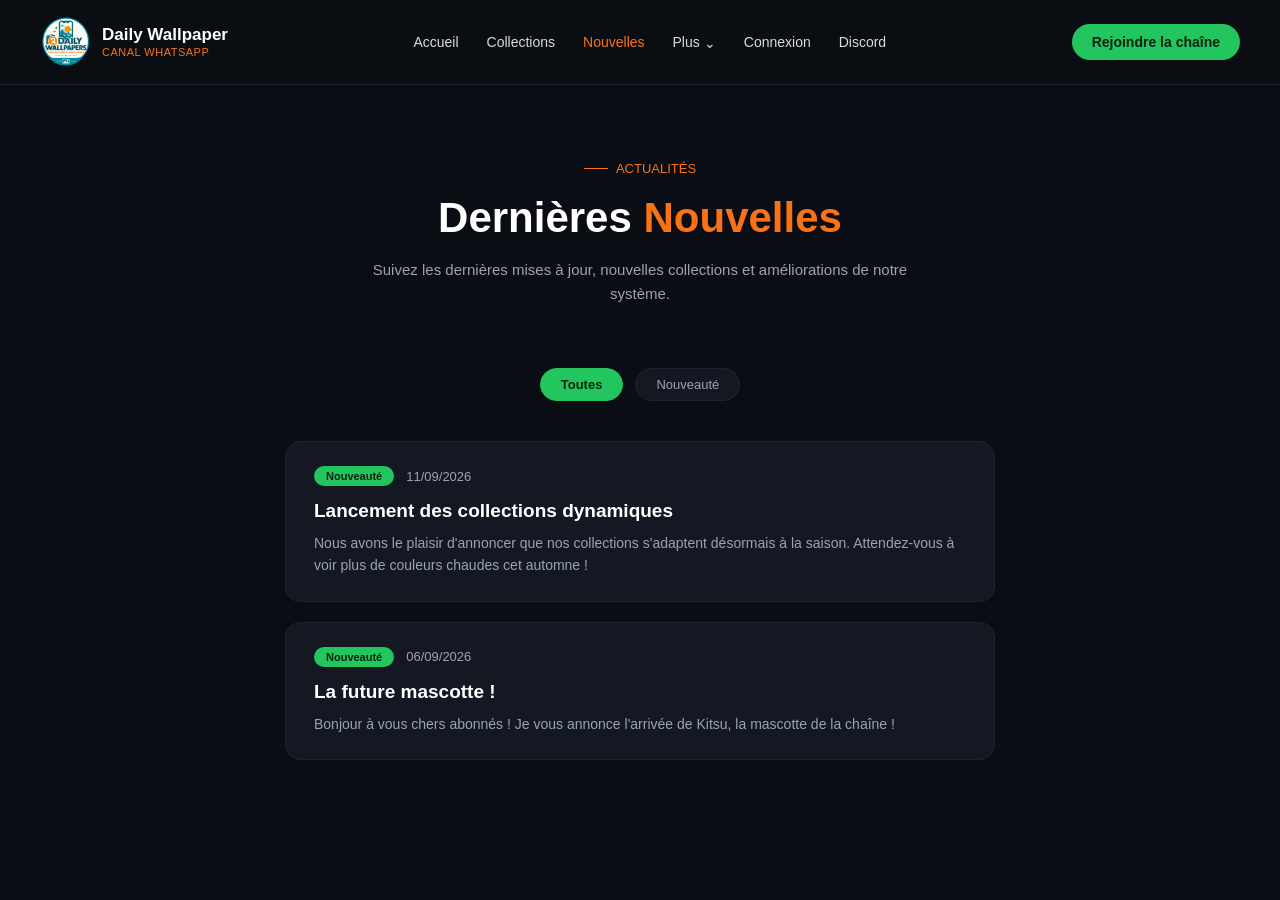
<file: nouvelles.html>
<!DOCTYPE html>
<html lang="fr">
<head>
<meta charset="UTF-8">
<meta name="viewport" content="width=device-width, initial-scale=1.0">
<title>Nouvelles — Daily Wallpaper</title>
<link rel="icon" type="image/png" href="images/kitsu-icon.png">
<link rel="apple-touch-icon" href="images/kitsu-icon.png">
<style>
  :root {
    --bg: #0a0e14;
    --bg-header: #0a0e14ee;
    --card-bg: #131822;
    --text-light: #ffffff;
    --text-muted: #9aa4b2;
    --accent: #F97316;
    --accent-action: #22c55e;
    --border: #1f2530;
  }

  * { box-sizing: border-box; }

  body {
    margin: 0;
    background: var(--bg);
    color: var(--text-light);
    font-family: -apple-system, "Segoe UI", Roboto, Helvetica, Arial, sans-serif;
  }

  header {
    display: flex;
    align-items: center;
    justify-content: space-between;
    padding: 16px 40px;
    background: var(--bg-header);
    border-bottom: 1px solid var(--border);
    position: sticky;
    top: 0;
    z-index: 10;
  }

  .logo { display: flex; align-items: center; gap: 10px; }

  .logo-icon {
    width: 52px;
    height: 52px;
    border-radius: 50%;
    overflow: hidden;
    display: flex;
    align-items: center;
    justify-content: center;
  }

  .logo-icon img { width: 100%; height: 100%; object-fit: cover; }

  .logo-text { line-height: 1.2; }
  .logo-text .name { font-weight: 700; font-size: 17px; }
  .logo-text .sub { font-size: 11px; color: var(--accent); letter-spacing: 0.5px; }

  nav { display: flex; align-items: center; gap: 28px; }
  nav a { color: var(--text-light); text-decoration: none; font-size: 14px; opacity: 0.85; }
  nav a.active, nav a:hover { opacity: 1; color: var(--accent); }

  .cta-button {
    background: var(--accent-action);
    color: #06240f;
    padding: 10px 20px;
    border-radius: 999px;
    text-decoration: none;
    font-weight: 600;
    font-size: 14px;
  }

  .hero { text-align: center; padding: 70px 20px 30px; }

  .eyebrow {
    color: var(--accent);
    font-size: 13px;
    display: inline-flex;
    align-items: center;
    gap: 8px;
    margin-bottom: 18px;
  }
  .eyebrow::before { content: ""; width: 24px; height: 1px; background: var(--accent); display: inline-block; }

  .hero h1 { font-size: 42px; margin: 0 0 16px; }
  .hero h1 .accent { color: var(--accent); }
  .hero p { max-width: 560px; margin: 0 auto; color: var(--text-muted); font-size: 15px; line-height: 1.6; }

  /* --- Filtres --- */
  .filters {
    display: flex;
    justify-content: center;
    gap: 12px;
    margin: 32px 0 40px;
  }

  .filter-btn {
    background: var(--card-bg);
    color: var(--text-muted);
    border: 1px solid var(--border);
    padding: 8px 20px;
    border-radius: 999px;
    font-size: 13px;
    cursor: pointer;
  }

  .filter-btn.active {
    background: var(--accent-action);
    color: #06240f;
    border-color: var(--accent-action);
    font-weight: 600;
  }

  /* --- Liste d'articles --- */
  .news-list {
    max-width: 750px;
    margin: 0 auto;
    padding: 0 20px 80px;
    display: flex;
    flex-direction: column;
    gap: 20px;
  }

  .news-card {
    background: var(--card-bg);
    border: 1px solid var(--border);
    border-radius: 16px;
    padding: 24px 28px;
  }

  .news-meta {
    display: flex;
    align-items: center;
    gap: 12px;
    margin-bottom: 14px;
  }

  .news-badge {
    background: var(--accent-action);
    color: #06240f;
    font-size: 11px;
    font-weight: 700;
    padding: 4px 12px;
    border-radius: 999px;
  }

  .news-date { color: var(--text-muted); font-size: 13px; }

  .news-card h3 { font-size: 19px; margin: 0 0 10px; }
  .news-card p { color: var(--text-muted); font-size: 14px; line-height: 1.6; margin: 0; }

  @media (max-width: 700px) {
    nav { display: none; }
    header { padding: 14px 20px; }
    .hero h1 { font-size: 30px; }
  }.nav-dropdown { position: relative; padding-bottom: 14px; margin-bottom: -14px; }
.nav-dropdown > a { display: flex; align-items: center; gap: 4px; }
.dropdown-menu {
  position: absolute; top: 100%; left: 0;
  background: var(--card-bg); border: 1px solid var(--border);
  border-radius: 10px; padding: 8px; min-width: 160px;
  display: none; flex-direction: column; gap: 2px;
}
.nav-dropdown:hover .dropdown-menu { display: flex; }
.dropdown-menu a { color: var(--text-muted); text-decoration: none; font-size: 14px; padding: 8px 12px; border-radius: 6px; }
.dropdown-menu a:hover { background: #1a2030; color: var(--text-light); }
.arrow { position: relative; top: 1px; }
</style>
</head>
<body>

  <header>
    <div class="logo">
      <div class="logo-icon"><img src="images/logo.png" alt="Logo Daily Wallpaper"></div>
      <div class="logo-text">
        <div class="name">Daily Wallpaper</div>
        <div class="sub">CANAL WHATSAPP</div>
      </div>
    </div>
    <nav>
      <a href="index.html">Accueil</a>
      <a href="collections.html">Collections</a>
      <a href="nouvelles.html" class="active">Nouvelles</a>
      <div class="nav-dropdown">
  <a href="#">Plus <span class="arrow">⌄</span></a>
  <div class="dropdown-menu">
<a href="culture.html">Culture</a>
 <a href="quiz.html">Quiz</a>
<a href="avis.html">Donne ton avis</a>
  <a href="contact.html">Message anonyme</a>
</div>
</div>
      <a href="#">Connexion</a>
      <a href="#">Discord</a>
    </nav>
    <a class="cta-button" href="https://whatsapp.com/channel/0029VbCLrYOJ3juwuvAiIg3p">Rejoindre la chaîne</a>
  </header>

  <section class="hero">
    <div class="eyebrow">ACTUALITÉS</div>
    <h1>Dernières <span class="accent">Nouvelles</span></h1>
    <p>Suivez les dernières mises à jour, nouvelles collections et améliorations de notre système.</p>
  </section>

  <div class="filters">
    <button class="filter-btn active" data-filter="toutes">Toutes</button>
    <button class="filter-btn" data-filter="nouveaute">Nouveauté</button>
  </div>

  <!-- La liste est vide ici : elle est remplie automatiquement -->
  <!-- par le script en bas de page, à partir de nouvelles-data.js -->
  <div class="news-list" id="news-list"></div>

  <script src="nouvelles-data.js"></script>
  <script>
    const list = document.getElementById("news-list");
    const buttons = document.querySelectorAll(".filter-btn");
    let currentFilter = "toutes";

    function render() {
      list.innerHTML = "";
      nouvelles
        .filter(n => currentFilter === "toutes" || n.categorie === currentFilter)
        .forEach(n => {
          const card = document.createElement("div");
          card.className = "news-card";
          card.innerHTML = `
            <div class="news-meta">
              <span class="news-badge">${n.badge}</span>
              <span class="news-date">${n.date}</span>
            </div>
            <h3>${n.titre}</h3>
            <p>${n.texte}</p>
          `;
          list.appendChild(card);
        });
    }

    buttons.forEach(btn => {
      btn.addEventListener("click", () => {
        buttons.forEach(b => b.classList.remove("active"));
        btn.classList.add("active");
        currentFilter = btn.dataset.filter;
        render();
      });
    });

    render();
  </script>

</body>
</html>
</file>
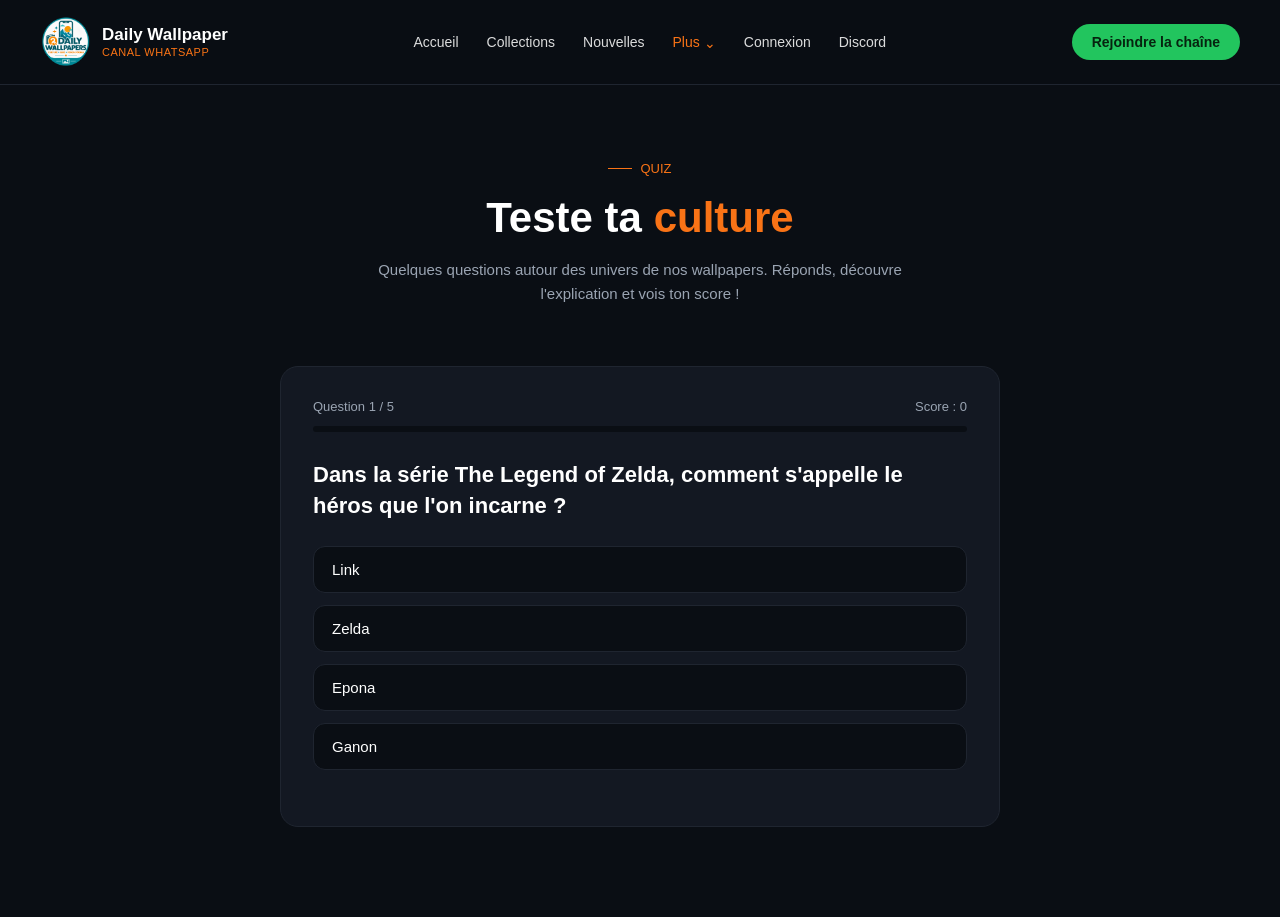
<file: quiz.html>
<!DOCTYPE html>
<html lang="fr">
<head>
<meta charset="UTF-8">
<meta name="viewport" content="width=device-width, initial-scale=1.0">
<title>Quiz — Daily Wallpaper</title>
<link rel="icon" type="image/png" href="images/kitsu-icon.png">
<link rel="apple-touch-icon" href="images/kitsu-icon.png">
<style>
  :root {
    --bg: #0a0e14;
    --bg-header: #0a0e14ee;
    --card-bg: #131822;
    --text-light: #ffffff;
    --text-muted: #9aa4b2;
    --accent: #F97316;
    --accent-action: #22c55e;
    --wrong: #f87171;
    --border: #1f2530;
  }

  * { box-sizing: border-box; }

  body {
    margin: 0;
    background: var(--bg);
    color: var(--text-light);
    font-family: -apple-system, "Segoe UI", Roboto, Helvetica, Arial, sans-serif;
  }

  header {
    display: flex;
    align-items: center;
    justify-content: space-between;
    padding: 16px 40px;
    background: var(--bg-header);
    border-bottom: 1px solid var(--border);
    position: sticky;
    top: 0;
    z-index: 10;
  }

  .logo { display: flex; align-items: center; gap: 10px; }
  .logo-icon { width: 52px; height: 52px; border-radius: 50%; overflow: hidden; display: flex; align-items: center; justify-content: center; }
  .logo-icon img { width: 100%; height: 100%; object-fit: cover; }
  .logo-text { line-height: 1.2; }
  .logo-text .name { font-weight: 700; font-size: 17px; }
  .logo-text .sub { font-size: 11px; color: var(--accent); letter-spacing: 0.5px; }

  nav { display: flex; align-items: center; gap: 28px; }
  nav a { color: var(--text-light); text-decoration: none; font-size: 14px; opacity: 0.85; }
  nav a.active, nav a:hover { opacity: 1; color: var(--accent); }

  .nav-dropdown { position: relative; padding-bottom: 14px; margin-bottom: -14px; }
  .nav-dropdown > a { display: flex; align-items: center; gap: 4px; }
  .dropdown-menu {
    position: absolute; top: 100%; left: 0;
    background: var(--card-bg); border: 1px solid var(--border);
    border-radius: 10px; padding: 8px; min-width: 160px;
    display: none; flex-direction: column; gap: 2px;
  }
  .nav-dropdown:hover .dropdown-menu { display: flex; }
  .dropdown-menu a { color: var(--text-muted); text-decoration: none; font-size: 14px; padding: 8px 12px; border-radius: 6px; white-space: nowrap; }
  .dropdown-menu a:hover { background: #1a2030; color: var(--text-light); }
  .arrow { position: relative; top: 1px; }

  .cta-button {
    background: var(--accent-action);
    color: #06240f;
    padding: 10px 20px;
    border-radius: 999px;
    text-decoration: none;
    font-weight: 600;
    font-size: 14px;
  }

  .hero { text-align: center; padding: 70px 20px 30px; }

  .eyebrow {
    color: var(--accent);
    font-size: 13px;
    display: inline-flex;
    align-items: center;
    gap: 8px;
    margin-bottom: 18px;
  }
  .eyebrow::before { content: ""; width: 24px; height: 1px; background: var(--accent); display: inline-block; }

  .hero h1 { font-size: 42px; margin: 0 0 16px; }
  .hero h1 .accent { color: var(--accent); }
  .hero p { max-width: 560px; margin: 0 auto; color: var(--text-muted); font-size: 15px; line-height: 1.6; }

  /* --- Carte du quiz --- */
  .quiz-box {
    max-width: 720px;
    margin: 30px auto 90px;
    background: var(--card-bg);
    border: 1px solid var(--border);
    border-radius: 18px;
    padding: 32px;
  }

  .quiz-top {
    display: flex;
    justify-content: space-between;
    font-size: 13px;
    color: var(--text-muted);
    margin-bottom: 12px;
  }

  .quiz-progress {
    height: 6px;
    background: var(--bg);
    border-radius: 999px;
    overflow: hidden;
    margin-bottom: 28px;
  }

  .quiz-progress-bar {
    height: 100%;
    width: 0;
    background: var(--accent-action);
    border-radius: 999px;
    transition: width 0.3s;
  }

  .quiz-question { font-size: 22px; line-height: 1.4; margin: 0 0 24px; }

  .quiz-answers { display: flex; flex-direction: column; gap: 12px; }

  .answer-btn {
    width: 100%;
    text-align: left;
    background: var(--bg);
    border: 1px solid var(--border);
    color: var(--text-light);
    padding: 14px 18px;
    border-radius: 12px;
    font-size: 15px;
    font-family: inherit;
    cursor: pointer;
    transition: border-color 0.15s, background 0.15s;
  }

  .answer-btn:hover:not(:disabled) { border-color: var(--accent); }
  .answer-btn:disabled { cursor: default; }

  .answer-btn.correct {
    background: rgba(34, 197, 94, 0.15);
    border-color: var(--accent-action);
  }

  .answer-btn.wrong {
    background: rgba(248, 113, 113, 0.15);
    border-color: var(--wrong);
  }

  .quiz-explication {
    display: none;
    margin-top: 20px;
    padding: 14px 18px;
    background: var(--bg);
    border-left: 3px solid var(--accent);
    border-radius: 8px;
    color: var(--text-muted);
    font-size: 14px;
    line-height: 1.6;
  }

  .quiz-explication.show { display: block; }

  .quiz-footer { display: flex; justify-content: flex-end; margin-top: 24px; }

  .btn-main, .btn-secondary {
    border-radius: 999px;
    font-size: 14px;
    font-weight: 700;
    padding: 12px 26px;
    cursor: pointer;
    text-decoration: none;
    font-family: inherit;
    display: inline-block;
  }

  .btn-main { background: var(--accent-action); color: #06240f; border: none; }
  .btn-secondary { background: transparent; color: var(--text-light); border: 1px solid var(--border); font-weight: 500; }

  /* --- Écran de résultat --- */
  .quiz-result { text-align: center; padding: 10px 0; }
  .result-score { font-size: 64px; font-weight: 800; color: var(--accent); margin: 10px 0 6px; }
  .result-message { font-size: 20px; margin: 0 0 8px; }
  .result-sub { color: var(--text-muted); font-size: 14px; margin: 0 0 30px; }
  .result-actions { display: flex; gap: 12px; justify-content: center; flex-wrap: wrap; }

  @media (max-width: 900px) {
    nav { display: none; }
    header { padding: 14px 20px; }
    .hero h1 { font-size: 30px; }
  }

  @media (max-width: 600px) {
    .quiz-box { margin: 20px 14px 70px; padding: 22px; }
    .quiz-question { font-size: 19px; }
  }
</style>
</head>
<body>

  <header>
    <div class="logo">
      <div class="logo-icon"><img src="images/logo.png" alt="Logo Daily Wallpaper"></div>
      <div class="logo-text">
        <div class="name">Daily Wallpaper</div>
        <div class="sub">CANAL WHATSAPP</div>
      </div>
    </div>
    <nav>
      <a href="index.html">Accueil</a>
      <a href="collections.html">Collections</a>
      <a href="nouvelles.html">Nouvelles</a>
      <div class="nav-dropdown">
        <a href="#" class="active">Plus <span class="arrow">⌄</span></a>
        <div class="dropdown-menu">
          <a href="culture.html">Culture</a>
          <a href="quiz.html">Quiz</a>
          <a href="avis.html">Donne ton avis</a>
          <a href="contact.html">Message anonyme</a>
        </div>
      </div>
      <a href="#">Connexion</a>
      <a href="#">Discord</a>
    </nav>
    <a class="cta-button" href="https://whatsapp.com/channel/0029VbCLrYOJ3juwuvAiIg3p">Rejoindre la chaîne</a>
  </header>

  <section class="hero">
    <div class="eyebrow">QUIZ</div>
    <h1>Teste ta <span class="accent">culture</span></h1>
    <p>Quelques questions autour des univers de nos wallpapers. Réponds, découvre l'explication et vois ton score !</p>
  </section>

  <!-- Tout le contenu du quiz est créé par le script ci-dessous -->
  <div class="quiz-box" id="quiz-box"></div>

  <script src="quiz-data.js"></script>
  <script>
    const box = document.getElementById("quiz-box");

    // Seulement les questions visibles
    const questions = quizQuestions.filter(q => q.visible);
    const total = questions.length;

    let index = 0;       // numéro de la question en cours (0 = la première)
    let score = 0;       // nombre de bonnes réponses
    let answered = false;

    // Mélange une liste (sans modifier l'original)
    function melanger(liste) {
      return [...liste].sort(() => Math.random() - 0.5);
    }

    function showQuestion() {
      answered = false;
      const q = questions[index];

      box.innerHTML = `
        <div class="quiz-top">
          <span>Question ${index + 1} / ${total}</span>
          <span id="score-label">Score : ${score}</span>
        </div>
        <div class="quiz-progress"><div class="quiz-progress-bar" id="progress-bar"></div></div>
        <h2 class="quiz-question"></h2>
        <div class="quiz-answers" id="answers"></div>
        <div class="quiz-explication" id="explication"></div>
        <div class="quiz-footer"><button class="btn-main" id="next-btn" style="display:none"></button></div>
      `;

      box.querySelector(".quiz-question").textContent = q.question;
      document.getElementById("progress-bar").style.width = (index / total * 100) + "%";

      // Un bouton par réponse, dans un ordre mélangé
      const answersBox = document.getElementById("answers");
      melanger(q.reponses).forEach(reponse => {
        const btn = document.createElement("button");
        btn.className = "answer-btn";
        btn.textContent = reponse;
        btn.addEventListener("click", () => chooseAnswer(btn, reponse, q));
        answersBox.appendChild(btn);
      });
    }

    function chooseAnswer(btn, reponse, q) {
      if (answered) return;
      answered = true;

      const bonne = q.reponses[0]; // la 1re réponse du fichier est la bonne

      document.querySelectorAll(".answer-btn").forEach(b => {
        b.disabled = true;
        if (b.textContent === bonne) b.classList.add("correct");
      });

      if (reponse === bonne) {
        score++;
      } else {
        btn.classList.add("wrong");
      }

      document.getElementById("score-label").textContent = "Score : " + score;
      document.getElementById("progress-bar").style.width = ((index + 1) / total * 100) + "%";

      if (q.explication) {
        const exp = document.getElementById("explication");
        exp.textContent = q.explication;
        exp.classList.add("show");
      }

      const next = document.getElementById("next-btn");
      next.textContent = (index + 1 < total) ? "Question suivante →" : "Voir mon score";
      next.style.display = "inline-block";
      next.addEventListener("click", () => {
        index++;
        if (index < total) { showQuestion(); } else { showResult(); }
      });
    }

    function showResult() {
      const ratio = score / total;
      let message = "Pas mal, retente ta chance ! 💪";
      if (ratio === 1) message = "Parfait, tu es incollable ! 🏆";
      else if (ratio >= 0.6) message = "Bien joué, belle culture ! 🎉";

      box.innerHTML = `
        <div class="quiz-result">
          <p class="result-sub">Ton score</p>
          <div class="result-score">${score} / ${total}</div>
          <p class="result-message">${message}</p>
          <p class="result-sub">Retrouve de nouveaux quiz et un wallpaper chaque jour sur la chaîne.</p>
          <div class="result-actions">
            <button class="btn-main" id="replay-btn">Rejouer</button>
            <a class="btn-secondary" href="culture.html">Voir les fiches Culture</a>
          </div>
        </div>
      `;

      document.getElementById("replay-btn").addEventListener("click", () => {
        index = 0;
        score = 0;
        showQuestion();
      });
    }

    showQuestion();
  </script>

</body>
</html>
</file>
<file: style.css>
/* --- Couleurs et réglages généraux du site --- */
:root {
  --bg: #0A0E17;
  --accent: #F97316;
  --accent-action: #22C55E;
  --text-primary: #FFFFFF;
  --text-secondary: #94A3B8;
}

* {
  margin: 0;
  padding: 0;
  box-sizing: border-box;
}

body {
  background-color: var(--bg);
  color: var(--text-primary);
  font-family: 'Poppins', sans-serif;
}

/* --- Barre de navigation --- */
.navbar {
  display: flex;
  align-items: center;
  justify-content: space-between;
  padding: 20px 40px;
}

.logo {
  display: flex;
  align-items: center;
  gap: 10px;
}

.logo-icon {
  width: 52px;
  height: 52px;
  border-radius: 50%;
  overflow: hidden;
  display: flex;
  align-items: center;
  justify-content: center;
}

.logo-icon img {
  width: 100%;
  height: 100%;
  object-fit: cover;
}
.logo-text {
  display: flex;
  flex-direction: column;
  line-height: 1.2;
}

.logo-text .name {
  font-weight: 700;
  font-size: 16px;
}

.logo-text .tag {
  font-size: 10px;
  color: var(--accent);
  letter-spacing: 0.5px;
}

.nav-links {
  display: flex;
  align-items: center;
  gap: 28px;
}

.nav-links a {
  color: var(--text-secondary);
  text-decoration: none;
  font-size: 14px;
}

.nav-links a:hover {
  color: var(--text-primary);
}

.btn-join {
  background-color: var(--accent-action);
  color: #0A0E17;
  font-weight: 600;
  padding: 10px 20px;
  border-radius: 999px;
  text-decoration: none;
  font-size: 14px;
}

/* --- Section héro --- */
.hero {
  text-align: center;
  padding: 100px 20px 120px;
}

.hero-icon {
  font-size: 40px;
  display: block;
  margin-bottom: 16px;
}

.hero h1 {
  font-size: 48px;
  font-weight: 800;
}

.hero p {
  color: var(--text-secondary);
  font-size: 18px;
  margin-top: 16px;
}

.btn-main {
  display: inline-block;
  margin-top: 32px;
  background-color: var(--accent-action);
  color: #0A0E17;
  font-weight: 700;
  padding: 16px 32px;
  border-radius: 999px;
  text-decoration: none;
  font-size: 16px;
}/* --- Section thème de la semaine --- */
.theme-section {
  text-align: center;
  padding: 60px 20px 100px;
}

.theme-label {
  color: var(--accent);
  font-weight: 700;
  font-size: 20px;
}

.theme-title {
  font-size: 32px;
  font-weight: 800;
  margin-top: 8px;
  margin-bottom: 32px;
}

.theme-image-wrap {
  position: relative;
  max-width: 900px;
  margin: 0 auto;
  border-radius: 16px;
  overflow: hidden;
}

.theme-image-wrap img {
  width: 100%;
  display: block;
}

.theme-caption {
  position: absolute;
  bottom: 20px;
  left: 20px;
  color: var(--text-primary);
  font-size: 16px;
}/* --- Section Kitsu --- */
.kitsu-section {
  display: flex;
  align-items: center;
  justify-content: space-between;
  max-width: 1100px;
  margin: 0 auto;
  padding: 80px 20px;
  gap: 40px;
}

.kitsu-text {
  max-width: 480px;
}

.kitsu-icon-title {
  display: flex;
  align-items: center;
  gap: 10px;
  font-size: 24px;
  font-weight: 800;
}

.kitsu-subtitle {
  color: var(--accent);
  font-weight: 600;
  margin-top: 8px;
}

.kitsu-text p {
  color: var(--text-secondary);
  margin-top: 16px;
  line-height: 1.6;
}

.kitsu-image img {
  max-width: 280px;
  width: 100%;
}/* --- Liens secondaires (Connexion, Discord) à côté du bouton principal --- */
.nav-extra {
  display: flex;
  align-items: center;
  gap: 18px;
}

.icon-link {
  display: flex;
  align-items: center;
  gap: 6px;
  color: var(--text-secondary);
  text-decoration: none;
  font-size: 14px;
}

.icon-link:hover {
  color: var(--text-primary);
}

.icon-link svg {
  width: 16px;
  height: 16px;
  fill: none;
  stroke: currentColor;
  stroke-width: 2;
}/* --- Section "Pourquoi nous rejoindre ?" --- */
.why-section {
  max-width: 1100px;
  margin: 0 auto;
  padding: 80px 20px;
  text-align: center;
}

.why-title {
  font-size: 32px;
  font-weight: 800;
  margin-bottom: 48px;
}

.why-grid {
  display: grid;
  grid-template-columns: repeat(4, 1fr);
  gap: 24px;
}

.why-card {
  background: #131822;
  border-radius: 16px;
  padding: 28px 20px;
  text-align: left;
}

.why-icon {
  font-size: 28px;
  margin-bottom: 16px;
  display: block;
}

.why-card h3 {
  font-size: 16px;
  margin-bottom: 8px;
}

.why-card p {
  color: var(--text-secondary);
  font-size: 13.5px;
  line-height: 1.5;
}

/* Sur petit écran, les 4 cartes passent en 2 colonnes puis 1 */
@media (max-width: 900px) {
  .why-grid { grid-template-columns: repeat(2, 1fr); }
}

@media (max-width: 500px) {
  .why-grid { grid-template-columns: 1fr; }
}/* --- Section Duel --- */
.duel-section {
  max-width: 900px;
  margin: 0 auto;
  padding: 80px 20px;
  text-align: center;
}

.duel-title {
  font-size: 32px;
  font-weight: 800;
  margin-bottom: 8px;
}

.duel-subtitle {
  color: var(--text-secondary);
  font-size: 15px;
  margin-bottom: 40px;
}

.duel-versus {
  display: flex;
  align-items: center;
  gap: 24px;
}

.duel-option {
  flex: 1;
  position: relative;
  border-radius: 16px;
  overflow: hidden;
  aspect-ratio: 3 / 4;
}

.duel-option img {
  width: 100%;
  height: 100%;
  object-fit: cover;
  display: block;
}

.duel-option .duel-label {
  position: absolute;
  bottom: 0;
  left: 0;
  right: 0;
  background: linear-gradient(to top, rgba(0,0,0,0.85), transparent);
  color: #fff;
  font-weight: 700;
  font-size: 17px;
  padding: 24px 16px 16px;
}

.duel-vs {
  font-size: 22px;
  font-weight: 800;
  color: var(--accent);
  flex-shrink: 0;
}

.duel-vote-btn {
  display: inline-block;
  margin-top: 32px;
  background: var(--accent-action);
  color: #06240f;
  font-weight: 700;
  padding: 14px 32px;
  border-radius: 999px;
  text-decoration: none;
  font-size: 15px;
}

@media (max-width: 600px) {
  .duel-versus { flex-direction: column; }
  .duel-vs { transform: rotate(90deg); }
}/* --- Menu déroulant "Plus" --- */
.nav-dropdown {
  position: relative;
  padding-bottom: 14px;
  margin-bottom: -14px;
}

.nav-dropdown > a {
  display: flex;
  align-items: center;
  gap: 4px;
}

.dropdown-menu {
  position: absolute;
  top: 100%;
  left: 0;
  background: #131822;
  border: 1px solid #1f2530;
  border-radius: 10px;
  padding: 8px;
  min-width: 160px;
  display: none;
  flex-direction: column;
  gap: 2px;
}
.nav-dropdown:hover .dropdown-menu {
  display: flex;
}

.dropdown-menu a {
  color: var(--text-secondary);
  text-decoration: none;
  font-size: 14px;
  padding: 8px 12px;
  border-radius: 6px;
}

.dropdown-menu a:hover .arrow {
  position: relative;
  top: 1px;
}{
  background: #1a2030;
  color: var(--text-primary);
}
</file>
<file: menu-mobile.css>
/* ============ MENU MOBILE (partagé par toutes les pages) ============ */

/* Sur ordinateur : le bouton ☰ est caché, et le panneau "disparaît"
   (ses liens restent exactement à leur place habituelle) */
.burger { display: none; }
.nav-panel { display: contents; }

@media (max-width: 900px) {

  /* Repère pour placer le panneau juste sous la barre du haut */
  .navbar { position: relative; padding: 14px 20px; }

  /* Le bouton ☰ apparaît */
  .burger {
    display: flex;
    align-items: center;
    justify-content: center;
    width: 44px;
    height: 44px;
    padding: 0;
    background: transparent;
    border: 1px solid #1f2530;
    border-radius: 10px;
    color: #ffffff;
    font-size: 22px;
    cursor: pointer;
  }

  /* Le panneau : caché par défaut, il s'ouvre sous la barre */
  .nav-panel {
    display: none;
    position: absolute;
    top: 100%;
    left: 0;
    right: 0;
    flex-direction: column;
    align-items: stretch;
    gap: 4px;
    padding: 12px 20px 24px;
    background: #0d121b;
    border-bottom: 1px solid #1f2530;
    z-index: 50;
    max-height: calc(100vh - 80px);
    overflow-y: auto;
  }

  .menu-open .nav-panel { display: flex; }

  /* Les liens s'empilent les uns sous les autres */
  .nav-panel nav,
  .nav-links,
  .nav-extra {
    display: flex;
    flex-direction: column;
    align-items: stretch;
    gap: 4px;
  }

  .nav-panel a { font-size: 16px; padding: 12px 6px; }

  /* Le bouton vert "Rejoindre la chaîne" en bas du panneau */
  .nav-panel .btn-join,
  .nav-panel .cta-button {
    text-align: center;
    padding: 14px 20px;
    margin-top: 10px;
  }

  /* Le sous-menu "Plus" reste déplié (pas de survol sur téléphone) */
  .nav-dropdown { padding: 0; margin: 0; }
  .dropdown-menu {
    position: static;
    display: flex;
    background: transparent;
    border: none;
    padding: 0 0 0 16px;
    min-width: 0;
  }
  .dropdown-menu a { padding: 10px 6px; font-size: 15px; color: #9aa4b2; }
}
</file>
